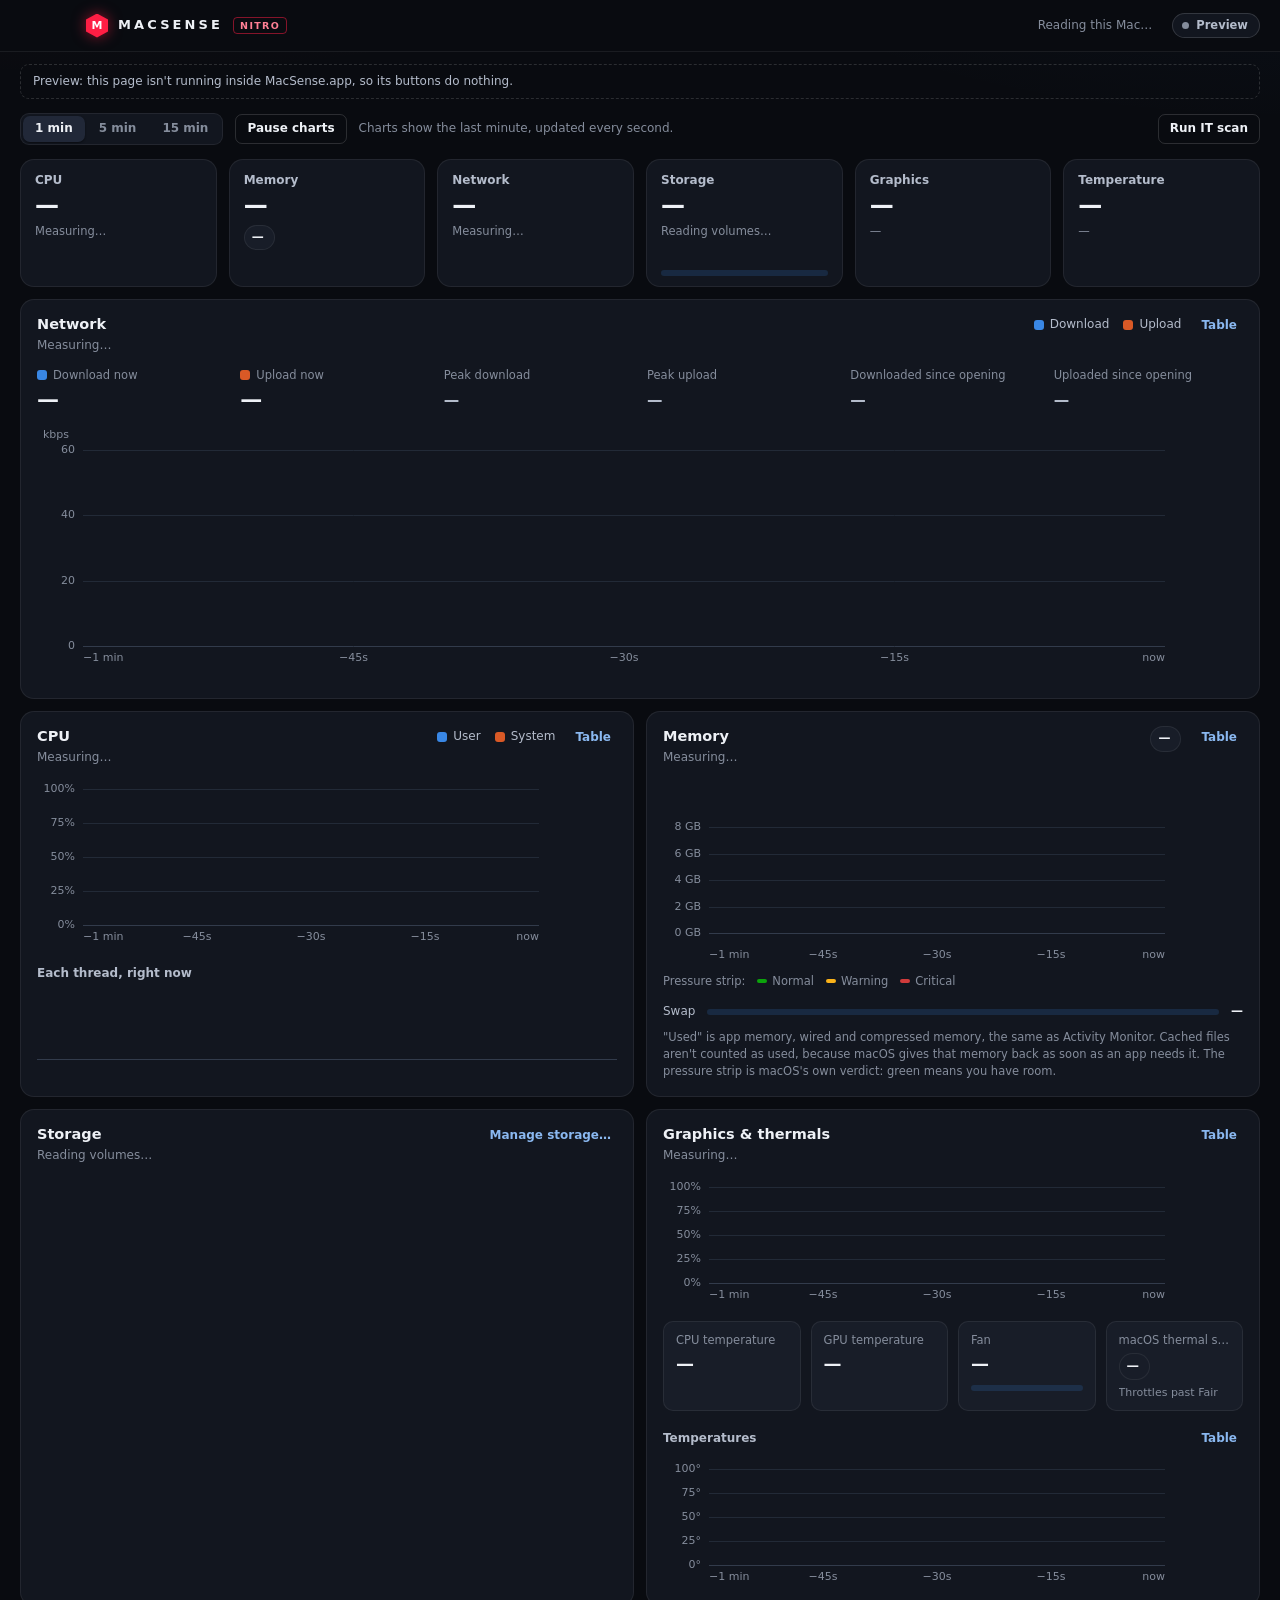
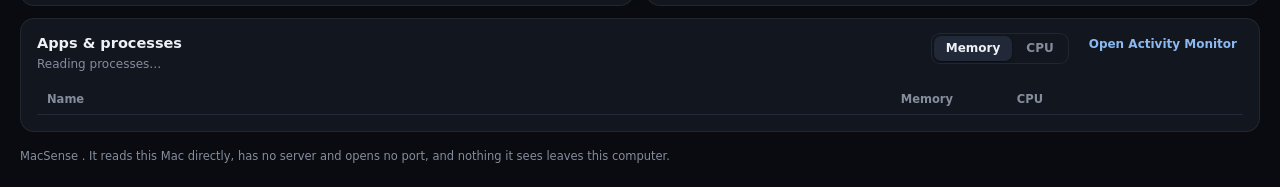
<file: UI/index.html>
<!doctype html>
<html lang="en">
<head>
<meta charset="utf-8">
<meta http-equiv="Content-Security-Policy" content="default-src 'none'; script-src 'self'; style-src 'self'; img-src 'self' data:; connect-src 'none'; base-uri 'none'; form-action 'none'">
<meta name="color-scheme" content="dark">
<title>MacSense</title>
<link rel="stylesheet" href="app.css">
</head>
<body>

<header class="titlebar">
  <div class="brand">
    <span class="brand-mark-wrap"><span class="brand-mark" aria-hidden="true">M</span></span>
    <span class="brand-name">MACSENSE</span>
    <span class="brand-chip">NITRO</span>
  </div>
  <div class="machine">
    <span class="machine-line" id="machine-line">Reading this Mac…</span>
    <span id="uptime"></span>
    <span class="live live-wait" id="live" role="status"><span class="live-dot" aria-hidden="true"></span><span id="live-text">Starting…</span></span>
  </div>
</header>

<div class="preview-banner" id="preview" hidden>Preview: this page isn't running inside MacSense.app, so its buttons do nothing.</div>

<nav class="controls" aria-label="Chart controls">
  <div class="segmented" role="radiogroup" aria-label="Time range">
    <button type="button" role="radio" data-range="60" aria-checked="true">1 min</button>
    <button type="button" role="radio" data-range="300" aria-checked="false">5 min</button>
    <button type="button" role="radio" data-range="900" aria-checked="false">15 min</button>
  </div>
  <button type="button" class="btn" id="pause" aria-pressed="false">Pause charts</button>
  <span class="controls-note" id="controls-note">Charts show the last minute, updated every second.</span>
  <button type="button" class="btn scan-btn" id="run-scan">Run IT scan</button>
</nav>

<section class="tiles" aria-label="Summary">
  <article class="tile">
    <h3 class="tile-label">CPU</h3>
    <p class="tile-value" id="kpi-cpu">—</p>
    <p class="tile-sub" id="kpi-cpu-sub">Measuring…</p>
    <canvas class="spark" id="spark-cpu" aria-hidden="true"></canvas>
  </article>
  <article class="tile">
    <h3 class="tile-label">Memory</h3>
    <p class="tile-value" id="kpi-mem">—</p>
    <span class="status" id="kpi-mem-sub">—</span>
    <canvas class="spark" id="spark-mem" aria-hidden="true"></canvas>
  </article>
  <article class="tile">
    <h3 class="tile-label">Network</h3>
    <p class="tile-value" id="kpi-net">—</p>
    <p class="tile-sub" id="kpi-net-sub">Measuring…</p>
    <canvas class="spark" id="spark-net" aria-hidden="true"></canvas>
  </article>
  <article class="tile">
    <h3 class="tile-label">Storage</h3>
    <p class="tile-value" id="kpi-disk">—</p>
    <p class="tile-sub" id="kpi-disk-sub">Reading volumes…</p>
    <div class="meter sm" id="kpi-disk-meter"><span></span></div>
  </article>
  <article class="tile">
    <h3 class="tile-label">Graphics</h3>
    <p class="tile-value" id="kpi-gpu">—</p>
    <p class="tile-sub" id="kpi-gpu-sub">—</p>
    <canvas class="spark" id="spark-gpu" aria-hidden="true"></canvas>
  </article>
  <article class="tile">
    <h3 class="tile-label">Temperature</h3>
    <p class="tile-value" id="kpi-temp">—</p>
    <p class="tile-sub" id="kpi-temp-sub">—</p>
    <canvas class="spark" id="spark-temp" aria-hidden="true"></canvas>
  </article>
</section>

<main class="grid">

  <article class="card wide" aria-labelledby="net-title">
    <header class="card-head">
      <div class="card-title">
        <h2 id="net-title">Network</h2>
        <p class="card-sub" id="net-sub">Measuring…</p>
      </div>
      <div class="legend" id="net-legend"></div>
      <button type="button" class="link" data-table-for="net" aria-pressed="false">Table</button>
    </header>
    <div class="stat-row">
      <div class="stat"><span class="stat-label"><span class="swatch" id="net-key-down"></span>Download now</span><span class="stat-value" id="net-down">—</span></div>
      <div class="stat"><span class="stat-label"><span class="swatch" id="net-key-up"></span>Upload now</span><span class="stat-value" id="net-up">—</span></div>
      <div class="stat"><span class="stat-label">Peak download</span><span class="stat-value sm" id="net-peak-down">—</span></div>
      <div class="stat"><span class="stat-label">Peak upload</span><span class="stat-value sm" id="net-peak-up">—</span></div>
      <div class="stat"><span class="stat-label">Downloaded since opening</span><span class="stat-value sm" id="net-total-down">—</span></div>
      <div class="stat"><span class="stat-label">Uploaded since opening</span><span class="stat-value sm" id="net-total-up">—</span></div>
    </div>
    <div class="chart" id="chart-net"></div>
    <div class="ifaces" id="net-ifaces"></div>
  </article>

  <article class="card" aria-labelledby="cpu-title">
    <header class="card-head">
      <div class="card-title">
        <h2 id="cpu-title">CPU</h2>
        <p class="card-sub" id="cpu-sub">Measuring…</p>
      </div>
      <div class="legend" id="cpu-legend"></div>
      <button type="button" class="link" data-table-for="cpu" aria-pressed="false">Table</button>
    </header>
    <div class="chart" id="chart-cpu"></div>
    <div class="section-head"><h3 class="section-label">Each thread, right now<span id="threads-note"></span></h3></div>
    <div class="threads" id="cpu-threads" role="list" aria-label="Load on each CPU thread"></div>
    <div class="thread-axis" id="cpu-thread-axis" aria-hidden="true"></div>
  </article>

  <article class="card" aria-labelledby="mem-title">
    <header class="card-head">
      <div class="card-title">
        <h2 id="mem-title">Memory</h2>
        <p class="card-sub" id="mem-sub">Measuring…</p>
      </div>
      <span class="status" id="mem-pressure">—</span>
      <button type="button" class="link" data-table-for="mem" aria-pressed="false">Table</button>
    </header>
    <div class="stack" id="mem-stack" role="img" aria-label="Memory breakdown"></div>
    <ul class="stack-legend" id="mem-legend"></ul>
    <div class="chart" id="chart-mem"></div>
    <div class="band-legend" aria-hidden="true">
      <span>Pressure strip:</span>
      <span><i id="band-good"></i>Normal</span>
      <span><i id="band-warning"></i>Warning</span>
      <span><i id="band-critical"></i>Critical</span>
    </div>
    <div class="swap-row">
      <span>Swap</span>
      <div class="meter sm" id="mem-swap-meter"><span></span></div>
      <span class="num" id="mem-swap-text">—</span>
    </div>
    <p class="explain">"Used" is app memory, wired and compressed memory, the same as Activity Monitor. Cached files aren't counted as used, because macOS gives that memory back as soon as an app needs it. The pressure strip is macOS's own verdict: green means you have room.</p>
  </article>

  <article class="card" aria-labelledby="storage-title">
    <header class="card-head">
      <div class="card-title">
        <h2 id="storage-title">Storage</h2>
        <p class="card-sub" id="storage-sub">Reading volumes…</p>
      </div>
      <button type="button" class="link" id="open-storage">Manage storage…</button>
    </header>
    <ul class="volumes" id="volumes"></ul>
  </article>

  <article class="card" aria-labelledby="gpu-title">
    <header class="card-head">
      <div class="card-title">
        <h2 id="gpu-title">Graphics &amp; thermals</h2>
        <p class="card-sub" id="gpu-sub">Measuring…</p>
      </div>
      <div class="legend" id="gpu-legend"></div>
      <button type="button" class="link" data-table-for="gpu" aria-pressed="false">Table</button>
    </header>
    <div class="chart" id="chart-gpu"></div>
    <div class="thermals">
      <div class="thermal" id="th-cpu"><div class="k">CPU temperature</div><div class="v">—</div><div class="s"></div></div>
      <div class="thermal" id="th-gpu"><div class="k">GPU temperature</div><div class="v">—</div><div class="s"></div></div>
      <div class="thermal" id="th-fan"><div class="k">Fan</div><div class="v">—</div><div class="meter sm"><span></span></div><div class="s"></div></div>
      <div class="thermal" id="th-state"><div class="k">macOS thermal state</div><div class="v"><span class="status" id="th-state-chip">—</span></div><div class="s">Throttles past Fair</div></div>
    </div>
    <div class="section-head">
      <h3 class="section-label">Temperatures</h3>
      <div class="legend" id="temp-legend"></div>
      <button type="button" class="link" data-table-for="temp" aria-pressed="false">Table</button>
    </div>
    <div class="chart" id="chart-temp"></div>
  </article>

  <article class="card wide" aria-labelledby="procs-title">
    <header class="card-head">
      <div class="card-title">
        <h2 id="procs-title">Apps &amp; processes</h2>
        <p class="card-sub" id="procs-sub">Reading processes…</p>
      </div>
      <div class="segmented" role="radiogroup" aria-label="Sort by">
        <button type="button" role="radio" data-sort="memory" aria-checked="true">Memory</button>
        <button type="button" role="radio" data-sort="cpu" aria-checked="false">CPU</button>
      </div>
      <button type="button" class="link" id="open-am">Open Activity Monitor</button>
    </header>
    <table class="procs">
      <colgroup><col><col class="c-mem"><col class="c-cpu"><col class="c-act"></colgroup>
      <thead><tr><th scope="col">Name</th><th scope="col" class="num">Memory</th><th scope="col" class="num">CPU</th><th scope="col" class="num"><span class="sr-only">Actions</span></th></tr></thead>
      <tbody id="procs-body"></tbody>
    </table>
  </article>

</main>

<footer class="footer">MacSense <span id="app-version"></span>. It reads this Mac directly, has no server and opens no port, and nothing it sees leaves this computer.</footer>

<dialog id="confirm" aria-labelledby="confirm-title" aria-describedby="confirm-body">
  <h2 id="confirm-title">Quit?</h2>
  <p id="confirm-body"></p>
  <div class="dialog-actions">
    <button type="button" class="btn" id="confirm-cancel">Cancel</button>
    <button type="button" class="btn primary" id="confirm-ok">Quit</button>
  </div>
</dialog>
<dialog id="it-report" class="report-dialog" aria-labelledby="it-title">
  <header class="rd-head">
    <div>
      <h2 id="it-title">IT health report</h2>
      <p class="rd-sub" id="it-sub">Scanning this Mac…</p>
    </div>
    <button type="button" class="btn" id="it-close">Close</button>
  </header>
  <div class="rd-summary" id="it-summary"></div>
  <div class="rd-body" id="it-body">
    <div class="rd-loading" id="it-loading">
      <div class="rd-bar"><span></span></div>
      <p id="it-loading-text">Checking hardware, security, restarts and crash reports. This takes about 20 seconds.</p>
    </div>
    <div id="it-sections"></div>
  </div>
  <footer class="rd-foot">
    <p class="rd-privacy">Collects hardware, health and security settings only: no apps in use, files or browsing. Nothing leaves this Mac unless you send it.</p>
    <div class="rd-actions">
      <button type="button" class="btn" id="it-json" disabled>Save data</button>
      <button type="button" class="btn" id="it-email" disabled>Email to IT</button>
      <button type="button" class="btn primary" id="it-pdf" disabled>Save PDF</button>
    </div>
  </footer>
</dialog>
<div class="toast" id="toast" role="status" aria-live="polite"></div>
<div class="tooltip" id="tooltip" role="tooltip" hidden></div>

<script src="charts.js"></script>
<script src="app.js"></script>
</body>
</html>
</file>
<file: UI/app.css>
/* MacSense, dark only. Series colours are the validated categorical slots 1–4 (checked against
   --surface: lightness, chroma, colour-blind separation and contrast all pass). Status colours are
   reserved for state and always come with an icon and a word. */
:root {
  color-scheme: dark;
  --page: #090b10;
  --surface: #12161f;
  --surface-2: #181d28;
  --surface-3: #212838;
  --border: rgba(255, 255, 255, 0.07);
  --border-strong: rgba(255, 255, 255, 0.14);
  --ink: #eef1f6;
  --ink-2: #b4bccb;
  --ink-3: #858d9c;
  --grid: #222a37;
  --axis: #323b4b;
  --series-1: #3987e5;
  --series-2: #d95926;
  --series-3: #199e70;
  --series-4: #c98500;
  --good: #0ca30c;
  --warning: #fab219;
  --serious: #ec835a;
  --critical: #d03b3b;
  --brand: #ff1e44;
  --link: #8ab8f0;
  --radius: 14px;
  --font: system-ui, -apple-system, "SF Pro Text", "Helvetica Neue", sans-serif;
  --mono: ui-monospace, "SF Mono", Menlo, monospace;
}

* { box-sizing: border-box; }
html, body { margin: 0; }
body {
  min-height: 100vh;
  background-color: var(--page);
  background-image:
    radial-gradient(1100px 420px at 8% -12%, rgba(255, 30, 68, 0.07), transparent 70%),
    radial-gradient(900px 380px at 100% -8%, rgba(57, 135, 229, 0.06), transparent 70%);
  background-repeat: no-repeat;
  color: var(--ink);
  font: 13px/1.45 var(--font);
  -webkit-font-smoothing: antialiased;
  -webkit-user-select: none;
  user-select: none;
  cursor: default;
}
h1, h2, h3, p { margin: 0; }
button { font: inherit; color: inherit; }
[hidden] { display: none !important; }
.sr-only { position: absolute; width: 1px; height: 1px; overflow: hidden; clip-path: inset(50%); white-space: nowrap; }

::-webkit-scrollbar { width: 11px; height: 11px; }
::-webkit-scrollbar-thumb { background: rgba(255, 255, 255, 0.13); border-radius: 10px; border: 3px solid var(--page); }
::-webkit-scrollbar-track { background: transparent; }

/* ---------------------------------------------------------------- title bar (window drag area) */
.titlebar {
  position: sticky;
  top: 0;
  z-index: 20;
  height: 52px;
  display: flex;
  align-items: center;
  justify-content: space-between;
  gap: 20px;
  padding: 0 20px 0 86px;              /* room for the traffic lights */
  background: var(--page);              /* opaque on purpose: a blurred header re-renders every frame */
  border-bottom: 1px solid var(--border);
}
.brand { display: flex; align-items: center; gap: 10px; flex: none; }
.brand-mark-wrap { filter: drop-shadow(0 0 7px rgba(255, 30, 68, 0.55)); }
.brand-mark {
  width: 22px;
  height: 24px;
  display: grid;
  place-items: center;
  background: var(--brand);
  color: #fff;
  font-weight: 800;
  font-size: 11px;
  clip-path: polygon(50% 0, 100% 25%, 100% 75%, 50% 100%, 0 75%, 0 25%);
}
.brand-name { font-weight: 800; font-size: 13px; letter-spacing: 0.24em; }
.brand-chip {
  font-size: 9.5px;
  font-weight: 700;
  letter-spacing: 0.14em;
  color: #ff8095;
  border: 1px solid rgba(255, 30, 68, 0.5);
  border-radius: 4px;
  padding: 1px 6px;
}
.machine {
  display: flex;
  align-items: center;
  gap: 10px;
  min-width: 0;
  color: var(--ink-3);
  font-size: 12px;
  white-space: nowrap;
}
.machine-line { overflow: hidden; text-overflow: ellipsis; min-width: 0; }
.live {
  display: inline-flex;
  align-items: center;
  gap: 7px;
  flex: none;
  padding: 3px 11px 3px 9px;
  border-radius: 999px;
  border: 1px solid var(--border-strong);
  background: var(--surface);
  color: var(--ink-2);
  font-size: 11.5px;
  font-weight: 600;
}
.live-dot { width: 7px; height: 7px; border-radius: 50%; background: var(--ink-3); }
/* No looping animation: a monitor shouldn't spend the CPU it's measuring. */
.live-good .live-dot { background: var(--good); box-shadow: 0 0 0 3px rgba(12, 163, 12, 0.18); }
.live-warning .live-dot { background: var(--warning); }
.live-paused .live-dot { background: var(--ink-3); }

/* ---------------------------------------------------------------- controls row */
.controls { display: flex; align-items: center; gap: 12px; padding: 14px 20px 2px; flex-wrap: wrap; }
.controls-note { color: var(--ink-3); font-size: 12px; }
.segmented {
  display: inline-flex;
  padding: 2px;
  gap: 2px;
  border-radius: 9px;
  background: var(--surface);
  border: 1px solid var(--border);
}
.segmented button {
  appearance: none;
  border: 0;
  background: transparent;
  color: var(--ink-3);
  font-weight: 600;
  font-size: 12px;
  padding: 4px 12px;
  border-radius: 7px;
  cursor: pointer;
}
.segmented button:hover { color: var(--ink-2); }
.segmented button[aria-checked="true"] { background: var(--surface-3); color: var(--ink); box-shadow: 0 1px 2px rgba(0, 0, 0, 0.45); }

.btn {
  appearance: none;
  display: inline-flex;
  align-items: center;
  gap: 6px;
  border: 1px solid var(--border-strong);
  border-radius: 7px;
  background: transparent;
  color: var(--ink);
  font-weight: 600;
  font-size: 12px;
  padding: 5px 11px;
  cursor: pointer;
  white-space: nowrap;
}
.btn:hover { background: rgba(255, 255, 255, 0.06); }
.btn:active { background: rgba(255, 255, 255, 0.1); }
.btn:disabled { opacity: 0.38; cursor: not-allowed; background: transparent; }
.btn.sm { padding: 3px 9px; font-size: 11.5px; }
.btn.danger { color: #ff9d9d; border-color: rgba(208, 59, 59, 0.55); }
.btn.danger:hover { background: rgba(208, 59, 59, 0.14); }
.btn.primary { background: var(--series-1); border-color: var(--series-1); color: #fff; }
.btn.primary:hover { background: #4a93ea; }
.btn.primary.danger { background: var(--critical); border-color: var(--critical); color: #fff; }
.btn.primary.danger:hover { background: #db4c4c; }
.btn svg { width: 13px; height: 13px; }
.link {
  appearance: none;
  border: 0;
  background: none;
  color: var(--link);
  font-weight: 600;
  font-size: 12px;
  padding: 3px 6px;
  border-radius: 6px;
  cursor: pointer;
  white-space: nowrap;
}
.link:hover { background: rgba(138, 184, 240, 0.1); }
:focus-visible { outline: 2px solid var(--series-1); outline-offset: 2px; }

.preview-banner {
  margin: 12px 20px 0;
  padding: 8px 12px;
  border: 1px dashed var(--border-strong);
  border-radius: 9px;
  color: var(--ink-2);
  font-size: 12px;
}

/* ---------------------------------------------------------------- summary tiles */
.tiles {
  display: grid;
  grid-template-columns: repeat(6, minmax(0, 1fr));
  gap: 12px;
  padding: 12px 20px;
}
.tile {
  position: relative;
  display: flex;
  flex-direction: column;
  min-width: 0;
  min-height: 112px;
  padding: 12px 14px 10px;
  background: var(--surface);
  border: 1px solid var(--border);
  border-radius: var(--radius);
}
.tile-label { font-size: 12px; font-weight: 600; color: var(--ink-2); }
.tile-value { margin-top: 3px; font-size: 24px; font-weight: 650; letter-spacing: -0.01em; line-height: 1.15; white-space: nowrap; }
.tile-value small { margin-left: 4px; font-size: 12.5px; font-weight: 500; color: var(--ink-3); letter-spacing: 0; }
.tile-sub { margin-top: 3px; font-size: 11.5px; color: var(--ink-3); white-space: nowrap; overflow: hidden; text-overflow: ellipsis; }
.tile .status { margin-top: 5px; align-self: flex-start; }
.spark { display: block; width: 100%; height: 26px; margin-top: auto; padding-top: 6px; }
.tile .meter { margin-top: auto; }

/* ---------------------------------------------------------------- cards */
.grid {
  display: grid;
  grid-template-columns: repeat(2, minmax(0, 1fr));
  gap: 12px;
  padding: 0 20px 12px;
}
.card {
  min-width: 0;
  padding: 14px 16px 16px;
  background: var(--surface);
  border: 1px solid var(--border);
  border-radius: var(--radius);
}
.card.wide { grid-column: 1 / -1; }
.card-head { display: flex; align-items: flex-start; gap: 14px; margin-bottom: 12px; }
.card-title { flex: 1; min-width: 0; }
.card h2 { font-size: 14.5px; font-weight: 650; }
.card-sub { margin-top: 2px; font-size: 12px; color: var(--ink-3); }
.section-head { display: flex; align-items: center; gap: 12px; margin: 16px 0 8px; }
.section-label { flex: 1; font-size: 12px; font-weight: 600; color: var(--ink-2); }
.section-label span { font-weight: 400; color: var(--ink-3); margin-left: 6px; }

.legend { display: flex; flex-wrap: wrap; align-items: center; gap: 14px; font-size: 12px; color: var(--ink-2); padding-top: 2px; }
.legend-item { display: inline-flex; align-items: center; gap: 6px; }
.swatch { display: inline-block; width: 10px; height: 10px; border-radius: 3px; flex: none; }
.swatch-free { background: var(--surface-3); box-shadow: inset 0 0 0 1px var(--border-strong); }
.key-line { display: inline-block; width: 14px; height: 2px; border-radius: 1px; flex: none; }

/* ---------------------------------------------------------------- charts */
.chart { position: relative; }
.chart canvas { display: block; border-radius: 6px; }
.chart canvas:focus { outline: none; }
.chart canvas:focus-visible { box-shadow: 0 0 0 2px var(--series-1); }
.chart-table { max-height: 280px; overflow: auto; }
table.data { width: 100%; border-collapse: collapse; font-size: 12px; font-variant-numeric: tabular-nums; }
table.data th {
  position: sticky;
  top: 0;
  background: var(--surface);
  padding: 5px 10px;
  text-align: right;
  font-weight: 600;
  color: var(--ink-3);
  border-bottom: 1px solid var(--grid);
}
table.data td { padding: 4px 10px; text-align: right; color: var(--ink-2); border-bottom: 1px solid rgba(255, 255, 255, 0.035); }
table.data th:first-child, table.data td:first-child { text-align: left; }

/* ---------------------------------------------------------------- stat rows */
.stat-row { display: grid; grid-template-columns: repeat(6, minmax(0, 1fr)); gap: 14px; margin: 2px 0 14px; }
.stat { display: flex; flex-direction: column; gap: 1px; min-width: 0; }
.stat-label { display: flex; align-items: center; gap: 6px; font-size: 11.5px; color: var(--ink-3); white-space: nowrap; }
.stat-value { font-size: 22px; font-weight: 650; white-space: nowrap; }
.stat-value.sm { font-size: 15.5px; font-weight: 600; color: var(--ink-2); padding-top: 5px; }

.ifaces { display: flex; flex-wrap: wrap; gap: 8px; margin-top: 12px; }
.iface {
  display: inline-flex;
  align-items: baseline;
  gap: 10px;
  padding: 6px 10px;
  border-radius: 8px;
  background: var(--surface-2);
  border: 1px solid var(--border);
  font-size: 12px;
}
.iface-name { font-weight: 600; }
.iface-meta { color: var(--ink-3); }
.iface-rate { color: var(--ink-2); font-variant-numeric: tabular-nums; }

/* ---------------------------------------------------------------- CPU threads */
.threads {
  display: flex;
  align-items: flex-end;
  gap: 6px;
  height: 70px;
  padding: 0 2px;
  border-bottom: 1px solid var(--axis);
}
.thread { flex: 1; height: 100%; display: flex; align-items: flex-end; justify-content: center; border-radius: 4px; }
.thread:focus-visible { outline-offset: 0; }
.thread-fill { width: 100%; max-width: 22px; min-height: 2px; background: var(--series-1); border-radius: 4px 4px 0 0; }
.thread:hover .thread-fill { background: #5a9cec; }
.thread-axis { display: flex; gap: 6px; padding: 4px 2px 0; font-size: 10.5px; color: var(--ink-3); font-variant-numeric: tabular-nums; }
.thread-axis span { flex: 1; text-align: center; }

/* ---------------------------------------------------------------- memory */
.stack { display: flex; gap: 2px; height: 14px; margin: 2px 0 10px; border-radius: 4px; overflow: hidden; }
.stack > span { display: block; height: 100%; min-width: 2px; flex: 0 1 0; }
.stack > span.free { background: var(--surface-3); }
.stack-legend {
  display: grid;
  grid-template-columns: repeat(auto-fill, minmax(160px, 1fr));
  gap: 6px 16px;
  margin: 0 0 14px;
  padding: 0;
  list-style: none;
  font-size: 12px;
}
.stack-legend li { display: flex; align-items: center; gap: 7px; color: var(--ink-2); min-width: 0; }
.stack-legend .v { margin-left: auto; color: var(--ink); font-weight: 600; font-variant-numeric: tabular-nums; }
.band-legend { display: flex; flex-wrap: wrap; gap: 12px; margin-top: 6px; font-size: 11.5px; color: var(--ink-3); }
.band-legend span { display: inline-flex; align-items: center; gap: 5px; }
.band-legend i { display: inline-block; width: 10px; height: 4px; border-radius: 2px; }
.swap-row { display: grid; grid-template-columns: auto 1fr auto; align-items: center; gap: 12px; margin-top: 14px; font-size: 12px; color: var(--ink-2); }
.swap-row .num { color: var(--ink); font-weight: 600; font-variant-numeric: tabular-nums; }
.explain { margin-top: 8px; font-size: 11.5px; color: var(--ink-3); line-height: 1.5; }

/* ---------------------------------------------------------------- status chip */
.status {
  display: inline-flex;
  align-items: center;
  gap: 6px;
  padding: 3px 10px 3px 7px;
  border-radius: 999px;
  background: var(--surface-2);
  border: 1px solid var(--border);
  color: var(--ink);
  font-size: 12px;
  font-weight: 600;
  white-space: nowrap;
}
.status svg { width: 14px; height: 14px; flex: none; }
.tone-good svg { color: var(--good); }
.tone-warning svg { color: var(--warning); }
.tone-serious svg { color: var(--serious); }
.tone-critical svg { color: var(--critical); }

/* ---------------------------------------------------------------- meters (track = lighter step of the fill) */
.meter { height: 8px; border-radius: 4px; background: rgba(57, 135, 229, 0.17); overflow: hidden; }
.meter > span { display: block; height: 100%; width: 0; border-radius: 4px; background: var(--series-1); }
.meter.sm { height: 6px; }
.meter.warn { background: rgba(250, 178, 25, 0.17); }
.meter.warn > span { background: var(--warning); }
.meter.crit { background: rgba(208, 59, 59, 0.2); }
.meter.crit > span { background: var(--critical); }

/* ---------------------------------------------------------------- storage */
.volumes { display: flex; flex-direction: column; gap: 10px; margin: 0; padding: 0; list-style: none; }
.volume {
  display: grid;
  grid-template-columns: 34px minmax(0, 1fr) auto;
  gap: 6px 12px;
  align-items: center;
  padding: 12px 14px;
  border-radius: 11px;
  background: var(--surface-2);
  border: 1px solid var(--border);
}
.volume-icon { grid-row: 1 / span 3; align-self: start; width: 34px; height: 34px; color: var(--ink-2); }
.volume-name { font-size: 13.5px; font-weight: 650; overflow: hidden; text-overflow: ellipsis; white-space: nowrap; }
.volume-kind { font-size: 12px; color: var(--ink-3); overflow: hidden; text-overflow: ellipsis; white-space: nowrap; }
.volume-pct { grid-column: 3; grid-row: 1 / span 2; font-size: 18px; font-weight: 650; text-align: right; }
.volume-pct small { display: block; font-size: 11px; font-weight: 500; color: var(--ink-3); }
.volume .meter { grid-column: 2 / 4; }
.volume-foot { grid-column: 2 / 4; display: flex; align-items: center; justify-content: space-between; gap: 10px; font-size: 12px; color: var(--ink-2); }
.volume-actions { display: flex; gap: 6px; flex: none; }
.volume .status { justify-self: start; }

/* ---------------------------------------------------------------- graphics & thermals */
.thermals { display: grid; grid-template-columns: repeat(4, minmax(0, 1fr)); gap: 10px; margin: 14px 0 4px; }
.thermal { min-width: 0; padding: 10px 12px; border-radius: 10px; background: var(--surface-2); border: 1px solid var(--border); }
.thermal .k { font-size: 11.5px; color: var(--ink-3); white-space: nowrap; overflow: hidden; text-overflow: ellipsis; }
.thermal .v { margin-top: 3px; font-size: 18px; font-weight: 650; white-space: nowrap; }
.thermal .v .status { font-size: 12.5px; }
.thermal .s { margin-top: 5px; font-size: 11px; color: var(--ink-3); overflow: hidden; text-overflow: ellipsis; white-space: nowrap; }
.thermal .meter { margin-top: 7px; }

/* ---------------------------------------------------------------- processes */
table.procs { width: 100%; border-collapse: collapse; table-layout: fixed; font-size: 12.5px; }
.procs th {
  padding: 6px 10px;
  text-align: left;
  font-size: 11.5px;
  font-weight: 600;
  color: var(--ink-3);
  border-bottom: 1px solid var(--grid);
}
.procs th.num, .procs td.num { text-align: right; font-variant-numeric: tabular-nums; }
.procs td { padding: 7px 10px; border-bottom: 1px solid rgba(255, 255, 255, 0.035); vertical-align: middle; }
.procs tbody tr:hover td { background: rgba(255, 255, 255, 0.025); }
.procs col.c-mem { width: 230px; }
.procs col.c-cpu { width: 90px; }
.procs col.c-act { width: 190px; }
.p-name { display: flex; align-items: center; gap: 10px; min-width: 0; }
.p-icon { width: 22px; height: 22px; flex: none; }
.p-glyph {
  display: grid;
  place-items: center;
  width: 22px;
  height: 22px;
  flex: none;
  border-radius: 6px;
  background: var(--surface-3);
  color: var(--ink-3);
  font: 700 9px var(--mono);
}
.p-text { display: flex; flex-direction: column; min-width: 0; }
.p-title, .p-detail { overflow: hidden; text-overflow: ellipsis; white-space: nowrap; -webkit-user-select: text; user-select: text; }
.p-title { font-weight: 600; }
.p-detail { font-size: 11px; color: var(--ink-3); }
.p-badge { margin-left: 6px; font-size: 10px; font-weight: 600; color: var(--ink-3); border: 1px solid var(--border-strong); border-radius: 4px; padding: 0 5px; }
.p-mem { display: flex; align-items: center; justify-content: flex-end; gap: 10px; }
.p-bar { width: 96px; height: 6px; flex: none; border-radius: 3px; background: rgba(57, 135, 229, 0.15); overflow: hidden; }
.p-bar > span { display: block; height: 100%; border-radius: 3px; background: var(--series-1); }
.p-mem .num { min-width: 64px; text-align: right; }
.p-actions { display: flex; justify-content: flex-end; gap: 6px; }
.p-lock { display: inline-flex; align-items: center; gap: 5px; color: var(--ink-3); font-size: 11.5px; }
.p-lock svg { width: 12px; height: 12px; }

.footer { padding: 4px 20px 22px; color: var(--ink-3); font-size: 11.5px; }

/* ---------------------------------------------------------------- overlays */
.tooltip {
  position: fixed;
  z-index: 50;
  min-width: 150px;
  padding: 8px 11px 7px;
  pointer-events: none;
  background: #1d2330;
  border: 1px solid var(--border-strong);
  border-radius: 10px;
  box-shadow: 0 14px 34px rgba(0, 0, 0, 0.5);
  font-size: 12px;
}
.tt-time { margin-bottom: 4px; font-size: 11px; color: var(--ink-3); font-variant-numeric: tabular-nums; white-space: nowrap; }
.tt-row { display: flex; align-items: center; gap: 8px; line-height: 1.75; white-space: nowrap; }
.tt-value { font-weight: 650; color: var(--ink); font-variant-numeric: tabular-nums; }
.tt-label { color: var(--ink-2); }

dialog {
  width: min(430px, calc(100vw - 40px));
  padding: 20px 22px 16px;
  background: var(--surface-2);
  color: var(--ink);
  border: 1px solid var(--border-strong);
  border-radius: 14px;
  box-shadow: 0 26px 70px rgba(0, 0, 0, 0.6);
}
dialog::backdrop { background: rgba(4, 6, 10, 0.6); }   /* no blur: it re-renders everything behind it every frame */
dialog h2 { font-size: 15px; font-weight: 650; margin-bottom: 8px; }
dialog p { color: var(--ink-2); line-height: 1.55; margin-bottom: 18px; }
.dialog-actions { display: flex; justify-content: flex-end; gap: 8px; }

.toast {
  position: fixed;
  right: 20px;
  bottom: 20px;
  z-index: 60;
  display: flex;
  align-items: flex-start;
  gap: 9px;
  max-width: 400px;
  padding: 11px 14px;
  background: #1d2330;
  border: 1px solid var(--border-strong);
  border-radius: 12px;
  box-shadow: 0 16px 40px rgba(0, 0, 0, 0.5);
  font-size: 12.5px;
  opacity: 0;
  transform: translateY(14px);
  pointer-events: none;
  transition: opacity 0.22s ease, transform 0.22s ease;
}
.toast.show { opacity: 1; transform: none; }
.toast svg { width: 16px; height: 16px; flex: none; margin-top: 1px; }

/* ---------------------------------------------------------------- IT report */
.scan-btn { margin-left: auto; }
dialog.report-dialog {
  width: min(1000px, calc(100vw - 48px));
  height: min(880px, calc(100vh - 48px));   /* a real height, so the scrolling body gets the space */
  max-height: none;
  padding: 0;
  display: none;
  flex-direction: column;
  overflow: hidden;
}
dialog.report-dialog[open] { display: flex; }
.rd-head { display: flex; align-items: flex-start; justify-content: space-between; gap: 16px; padding: 18px 22px 12px; border-bottom: 1px solid var(--border); }
.rd-head h2 { font-size: 17px; margin: 0 0 3px; }
.rd-sub { margin: 0 !important; color: var(--ink-3); font-size: 12px; }
.rd-summary { display: flex; gap: 10px; padding: 12px 22px; flex-wrap: wrap; }
.rd-summary:empty { display: none; }
.rd-count { display: inline-flex; align-items: center; gap: 7px; padding: 6px 12px 6px 9px; border-radius: 9px; background: var(--surface); border: 1px solid var(--border); font-size: 12.5px; }
.rd-count strong { font-size: 16px; }
.rd-count svg { width: 15px; height: 15px; }
.rd-body { overflow: auto; padding: 4px 22px 16px; flex: 1 1 auto; min-height: 0; }
.rd-loading { padding: 40px 0; text-align: center; color: var(--ink-2); }
.rd-loading p { margin: 14px auto 0 !important; max-width: 420px; }
.rd-bar { width: 260px; height: 4px; margin: 0 auto; border-radius: 2px; background: rgba(57, 135, 229, 0.18); overflow: hidden; }
.rd-bar span { display: block; width: 35%; height: 100%; background: var(--series-1); border-radius: 2px; animation: rd-slide 1.2s ease-in-out infinite; }
@keyframes rd-slide { 0% { transform: translateX(-100%); } 100% { transform: translateX(290%); } }
.rd-section { margin-top: 14px; }
.rd-section h3 { font-size: 12px; font-weight: 700; color: var(--ink-2); text-transform: none; margin: 0 0 6px; }
.rd-row { display: grid; grid-template-columns: 150px 210px minmax(0, 1fr); gap: 12px; align-items: start; padding: 9px 12px; border-radius: 9px; background: var(--surface); border: 1px solid var(--border); margin-bottom: 6px; }
.rd-row.critical { border-color: rgba(208, 59, 59, 0.45); }
.rd-row.warning { border-color: rgba(250, 178, 25, 0.35); }
.rd-row .status { justify-self: start; font-size: 11.5px; }
.rd-title { font-weight: 600; font-size: 12.5px; padding-top: 3px; }
.rd-value { font-weight: 650; font-size: 13px; padding-top: 2px; -webkit-user-select: text; user-select: text; }
.rd-detail { color: var(--ink-3); font-size: 12px; margin-top: 3px; white-space: pre-line; -webkit-user-select: text; user-select: text; }
.rd-fix { margin-top: 6px; padding: 5px 9px; border-left: 2px solid var(--warning); background: rgba(250, 178, 25, 0.06); font-size: 12px; color: var(--ink); border-radius: 0 6px 6px 0; }
.rd-row.critical .rd-fix { border-left-color: var(--critical); background: rgba(208, 59, 59, 0.07); }
.rd-unlock { margin-top: 8px; }
.tone-info svg, .tone-locked svg { color: var(--ink-3); }
.rd-foot { display: flex; align-items: center; justify-content: space-between; gap: 16px; padding: 12px 22px 16px; border-top: 1px solid var(--border); }
.rd-privacy { margin: 0 !important; color: var(--ink-3); font-size: 11.5px; max-width: 460px; }
.rd-actions { display: flex; gap: 8px; flex: none; }

/* ---------------------------------------------------------------- narrow windows */
@media (max-width: 1240px) {
  .tiles { grid-template-columns: repeat(3, minmax(0, 1fr)); }
  .stat-row { grid-template-columns: repeat(3, minmax(0, 1fr)); }
}
@media (max-width: 1060px) {
  .grid { grid-template-columns: minmax(0, 1fr); }
  .thermals { grid-template-columns: repeat(2, minmax(0, 1fr)); }
  .procs col.c-act { width: 150px; }
  .p-bar { display: none; }
}
@media (prefers-reduced-motion: reduce) {
  *, *::before, *::after { transition: none !important; animation: none !important; }
}
</file>
